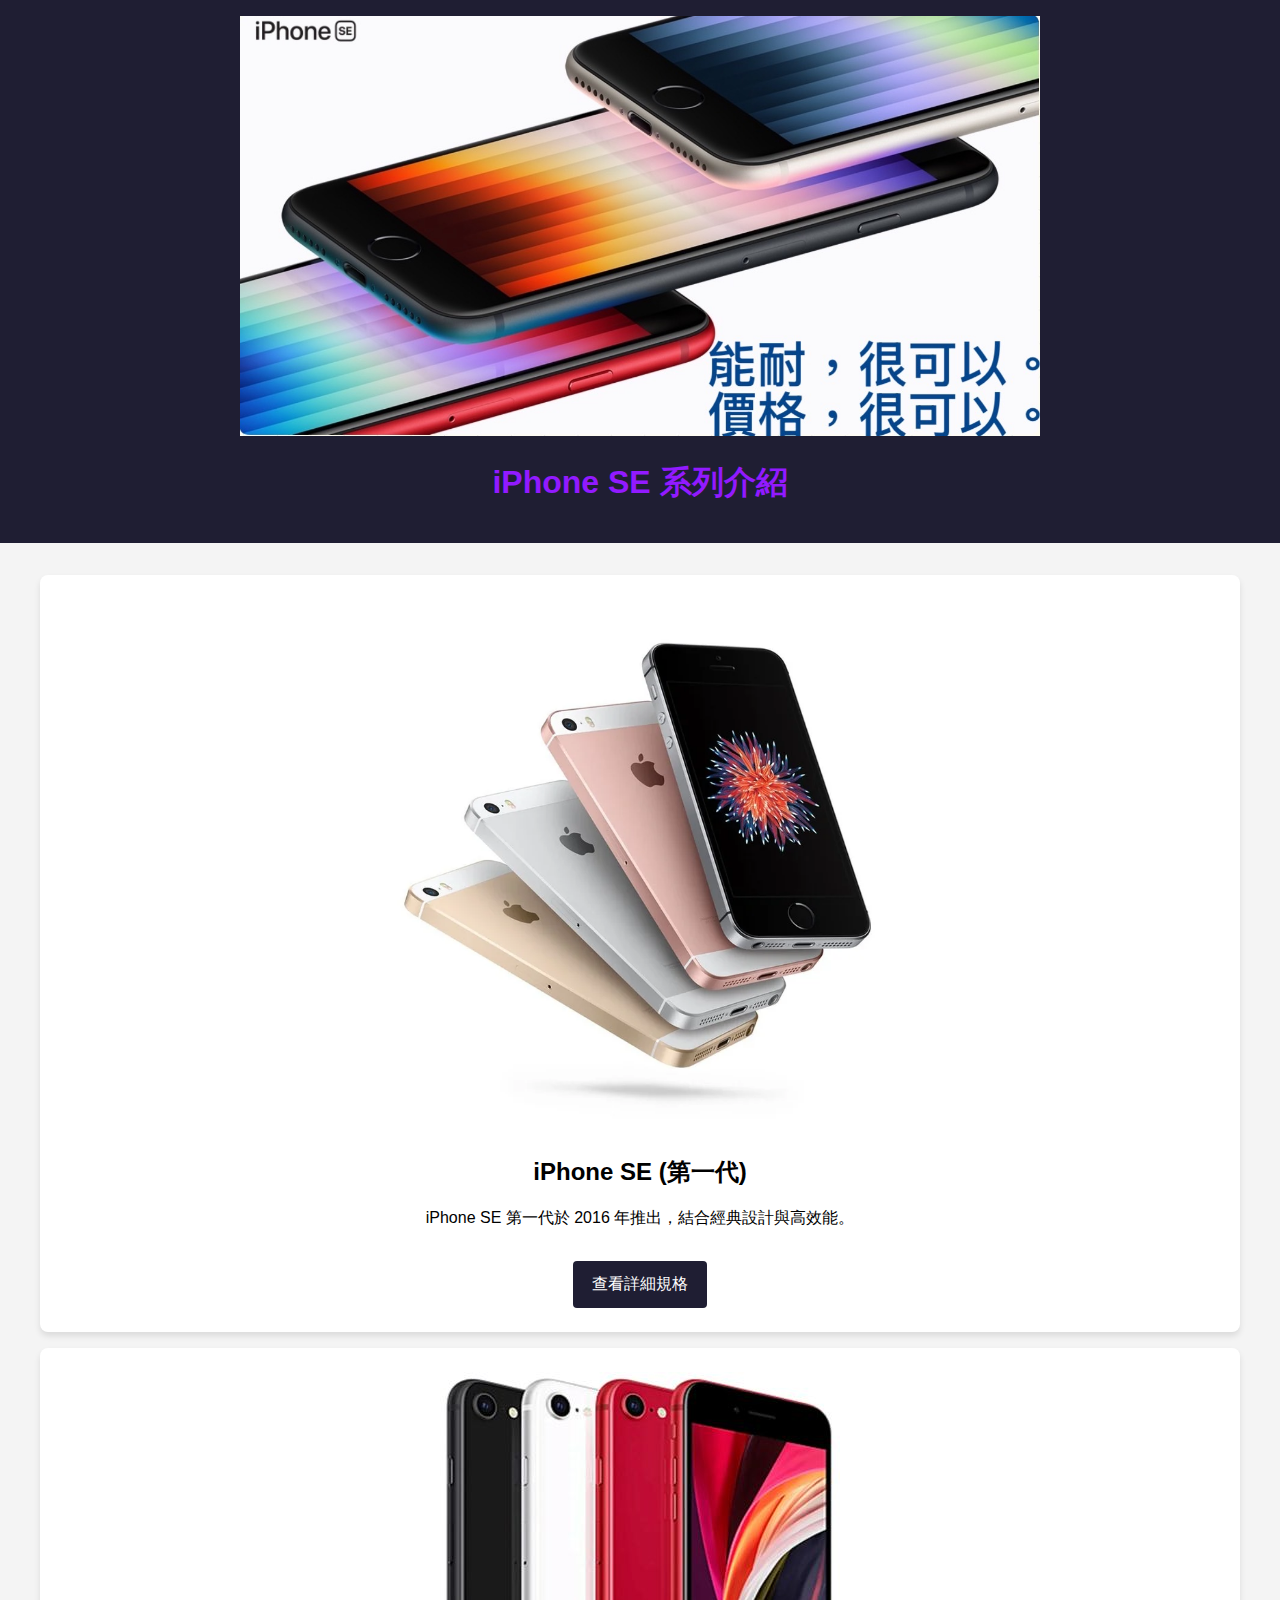
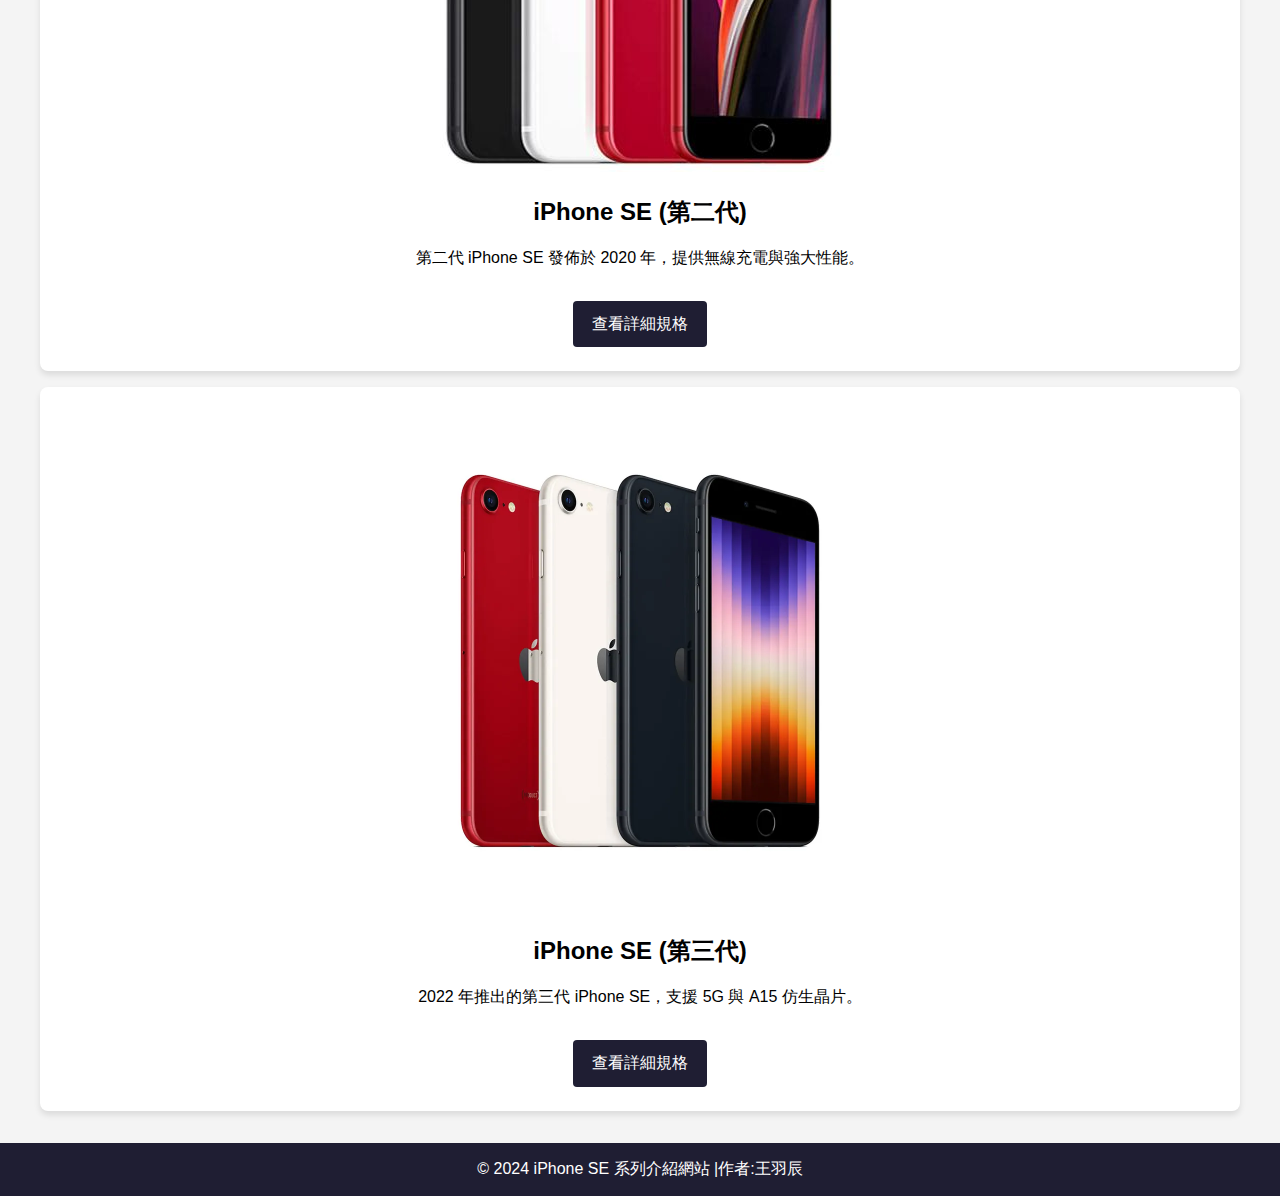
<file: index.html>
<!DOCTYPE html>
<html lang="zh-Hant">
<head>
    <meta charset="UTF-8">
    <meta name="viewport" content="width=device-width, initial-scale=1.0">
    <title>iPhone SE 系列介紹</title>
    <link rel="stylesheet" href="style.css">
    <link rel="icon" type="image/x-icon" href="apple.ico">
</head>
<body>
    <header>
        <img src="iphone-se_overview.jpg"  class="header-logo"width="800">
        <h1>iPhone SE 系列介紹</h1>
    </header>

    <div class="container">
        <div class="card">
            <img src=iphone-se-1st.jpg alt="iPhone SE 第一代" width="800">
            <h2>iPhone SE (第一代)</h2>
            <p>iPhone SE 第一代於 2016 年推出，結合經典設計與高效能。</p>
            <a href="iphone-se-1st.html">查看詳細規格</a>
        </div>

        <div class="card">
            <img src=iphone-se-2nd.jpg alt="iPhone SE 第二代"width="400">
            <h2>iPhone SE (第二代)</h2>
            <p>第二代 iPhone SE 發佈於 2020 年，提供無線充電與強大性能。</p>
            <a href="iphone-se-2nd.html">查看詳細規格</a>
        </div>

        <div class="card">
            <img src=iphone-se-3rd.jpg alt="iPhone SE 第三代"width="500">
            <h2>iPhone SE (第三代)</h2>
            <p>2022 年推出的第三代 iPhone SE，支援 5G 與 A15 仿生晶片。</p>
            <a href="iphone-se-3rd.html">查看詳細規格</a> 
        </div>
    </div>

    <footer>
        &copy; 2024 iPhone SE 系列介紹網站 |作者:王羽辰
    </footer>
</body>
</html>
</file>
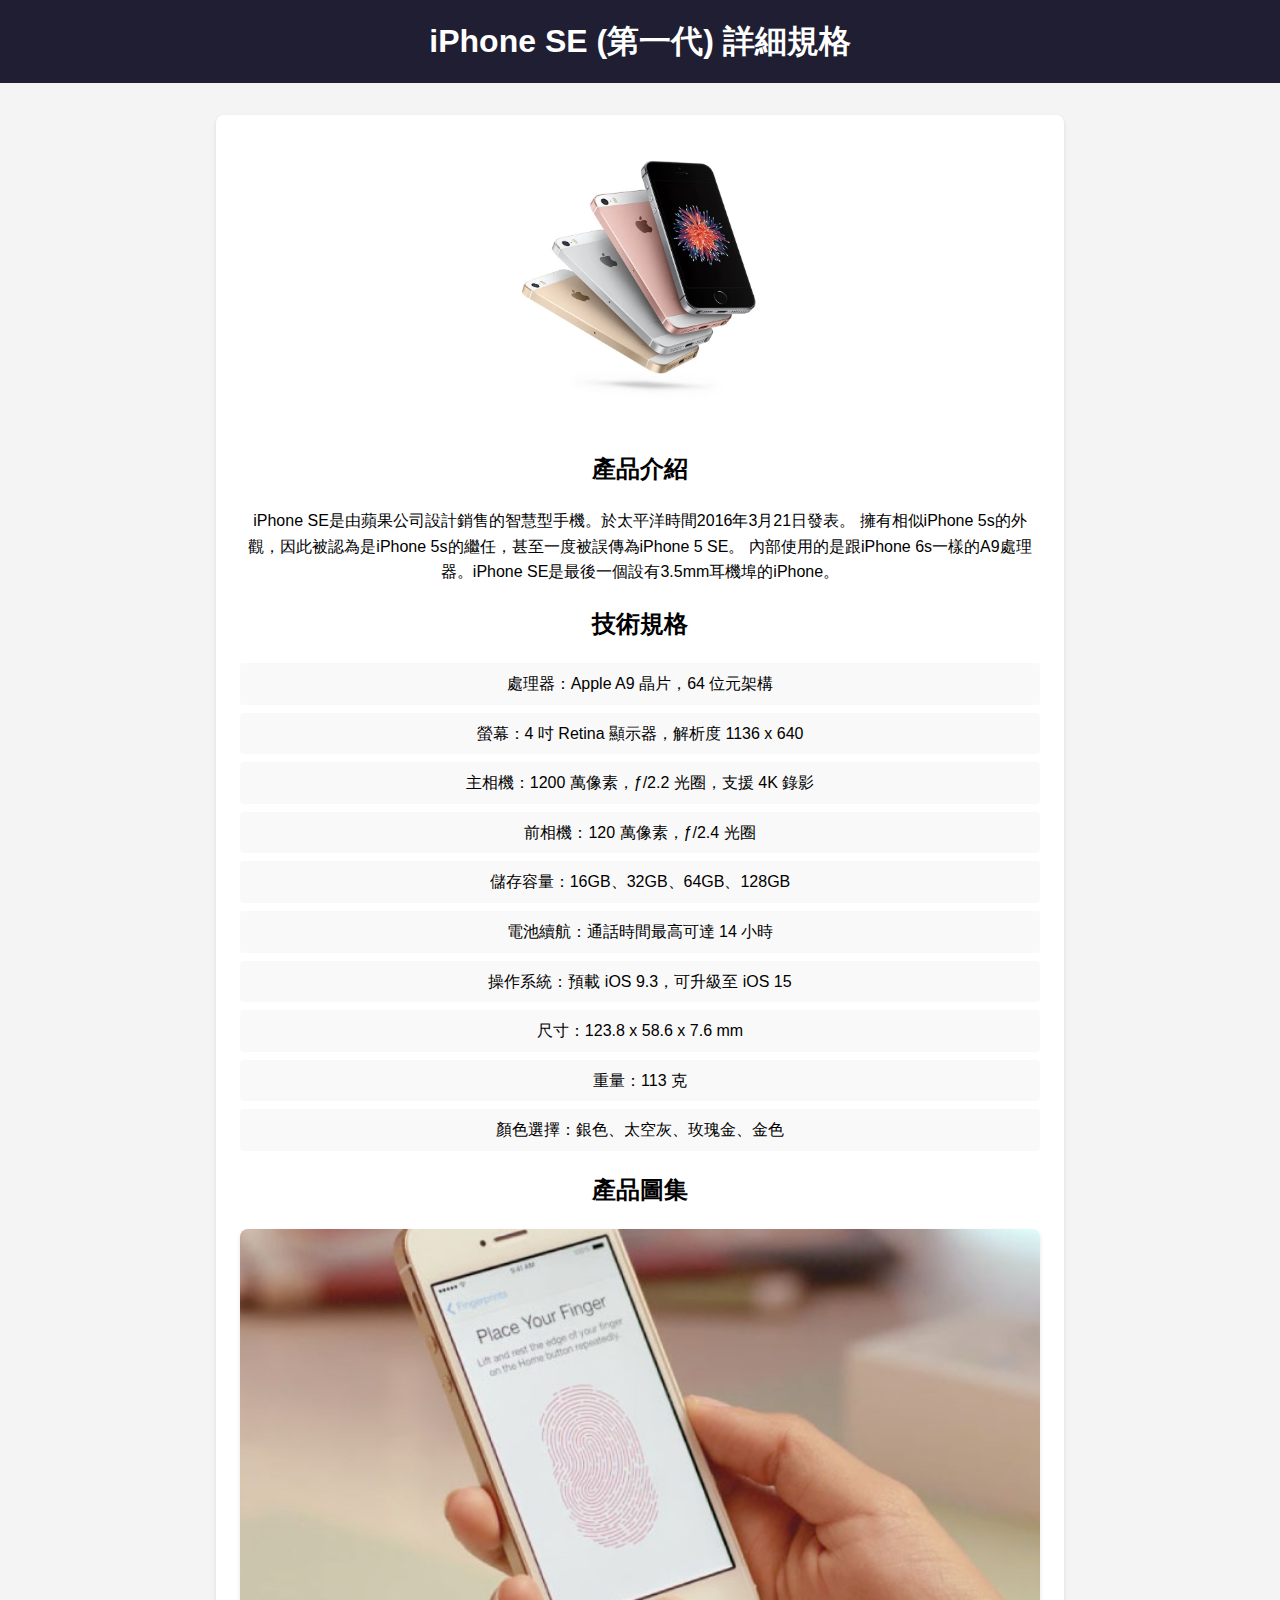
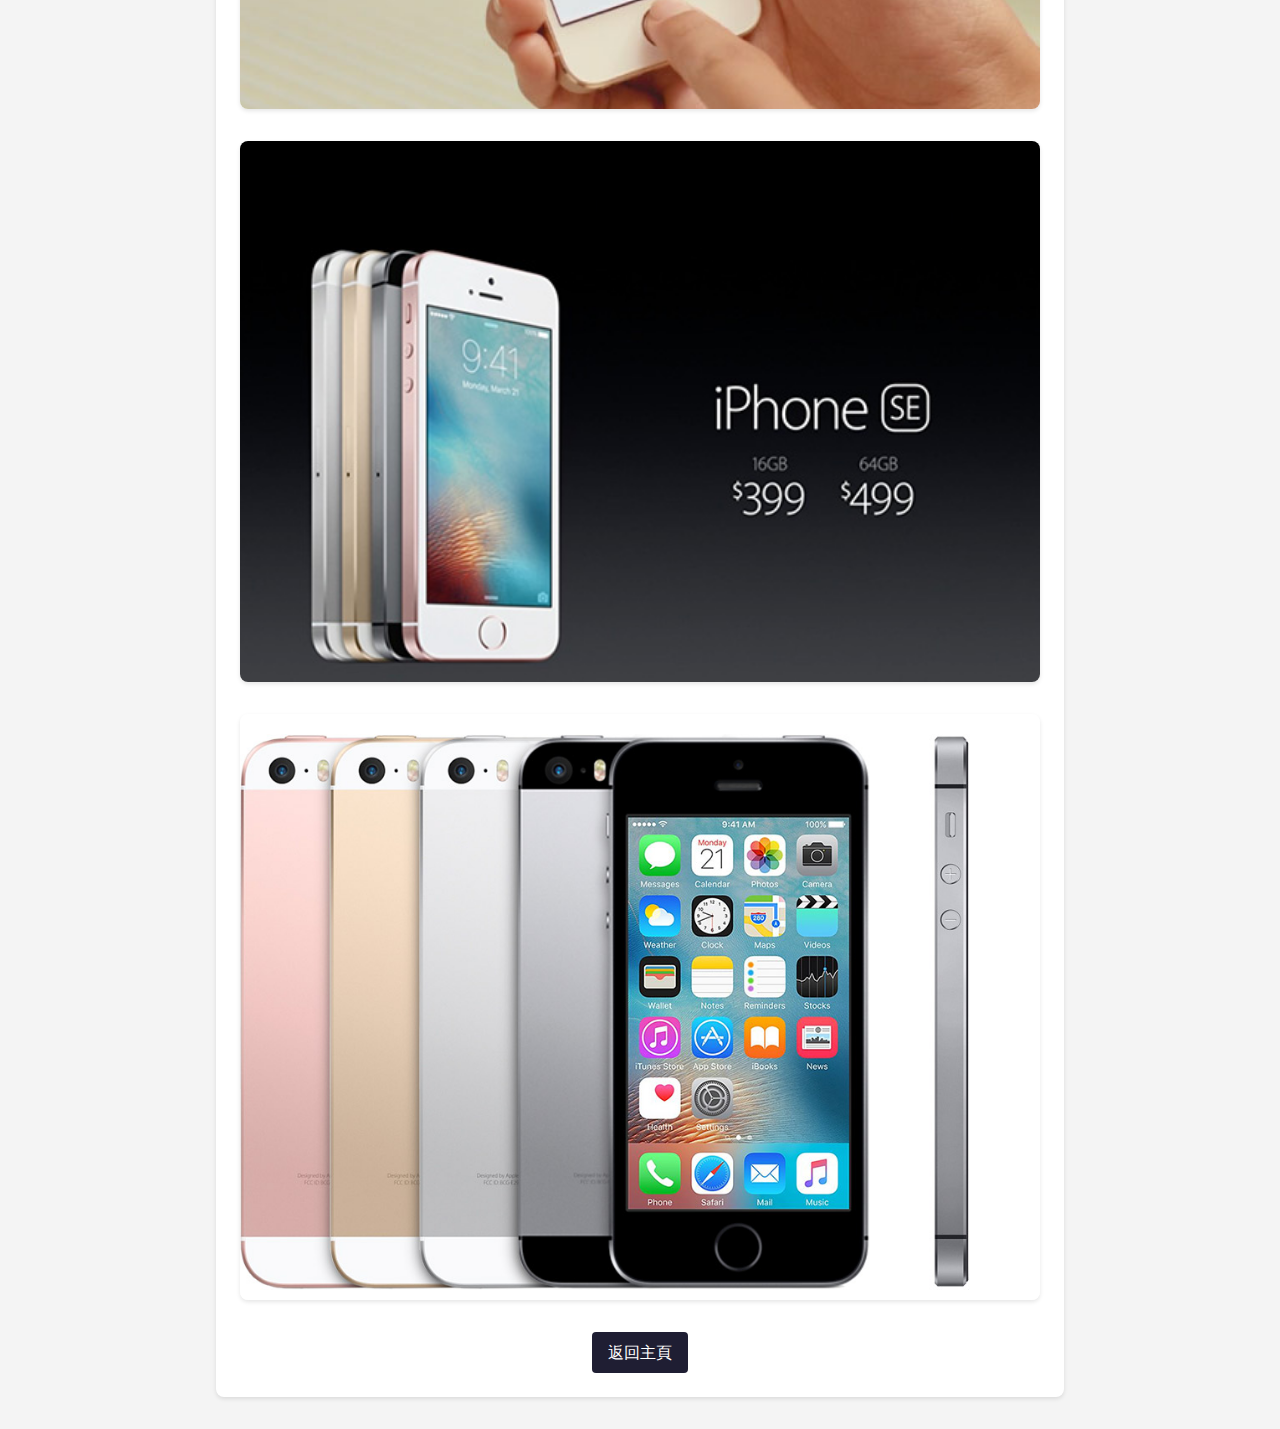
<file: iphone-se-1st.html>
<!DOCTYPE html>
<html lang="zh-Hant">
<head>
    <meta charset="UTF-8">
    <meta name="viewport" content="width=device-width, initial-scale=1.0">
    <title>iPhone SE 第一代詳細規格</title>
    <link rel="icon" type="image/x-icon" href="apple.ico">
    <style>
        body {
            font-family: Arial, sans-serif;
            line-height: 1.6;
            margin: 0;
            padding: 0;
            background-color: #f4f4f4;
        }
        header {
            background-color: #1f1e33;
            color: #fff;
            padding: 1rem 0;
            text-align: center;
        }
        header h1 {
            margin: 0;
        }
        .container {
            max-width: 800px;
            margin: 2rem auto;
            background: #fff;
            padding: 1.5rem;
            border-radius: 8px;
            box-shadow: 0 2px 4px rgba(0, 0, 0, 0.1);
            text-align: center;  
            }
        .container img {
            width: 100%;
            max-width: 400px;  
             border-radius: 8px;
            margin-bottom: 1rem;
            }
        .spec-list {
            margin: 1rem 0;
            padding: 0;
            list-style: none;
        }
        .spec-list li {
            margin-bottom: 0.5rem;
            background: #f9f9f9;
            padding: 0.5rem;
            border-radius: 4px;
        }
        .gallery {
            display: flex;
            gap: 1rem;
            flex-wrap: wrap;
            justify-content: center;
        }

        .gallery img {
            max-width: 100%;
            height: auto;
            border-radius: 8px;
            box-shadow: 0 2px 4px rgba(0, 0, 0, 0.1);
        }
        a {
            display: inline-block;
            margin-top: 1rem;
            text-decoration: none;
            color: #fff;
            background: #1f1e33;
            padding: 0.5rem 1rem;
            border-radius: 4px;
            transition: background 0.3s ease;
        }
        a:hover {
            background: #005bb5;
        }
    </style>
</head>
<body>
    <header>
        <h1>iPhone SE (第一代) 詳細規格</h1>
    </header>
    <div class="container">
        <img src=iphone-se-1st.jpg alt="iPhone SE 第一代" width="800">
        <h2>產品介紹</h2>
        <p>
            iPhone SE是由蘋果公司設計銷售的智慧型手機。於太平洋時間2016年3月21日發表。
            擁有相似iPhone 5s的外觀，因此被認為是iPhone 5s的繼任，甚至一度被誤傳為iPhone 5 SE。
            內部使用的是跟iPhone 6s一樣的A9處理器。iPhone SE是最後一個設有3.5mm耳機埠的iPhone。
        </p>
        <h2>技術規格</h2>
        <ul class="spec-list">
            <li>處理器：Apple A9 晶片，64 位元架構</li>
            <li>螢幕：4 吋 Retina 顯示器，解析度 1136 x 640</li>
            <li>主相機：1200 萬像素，ƒ/2.2 光圈，支援 4K 錄影</li>
            <li>前相機：120 萬像素，ƒ/2.4 光圈</li>
            <li>儲存容量：16GB、32GB、64GB、128GB</li>
            <li>電池續航：通話時間最高可達 14 小時</li>
            <li>操作系統：預載 iOS 9.3，可升級至 iOS 15</li>
            <li>尺寸：123.8 x 58.6 x 7.6 mm</li>
            <li>重量：113 克</li>
            <li>顏色選擇：銀色、太空灰、玫瑰金、金色</li>
        </ul>
        <section id="gallery">
            <h2>產品圖集</h2>
            <div class="gallery">
                <img src="iphone-se1-1.jpg" width="400">
                <img src="iphone-se1-2.jpg"width="300">
                <img src="iphone-se1-3.jpg"width="600">
            </div>
        </section>
        <a href="index.html">返回主頁</a>
    </div>
</body>
</html>
</file>
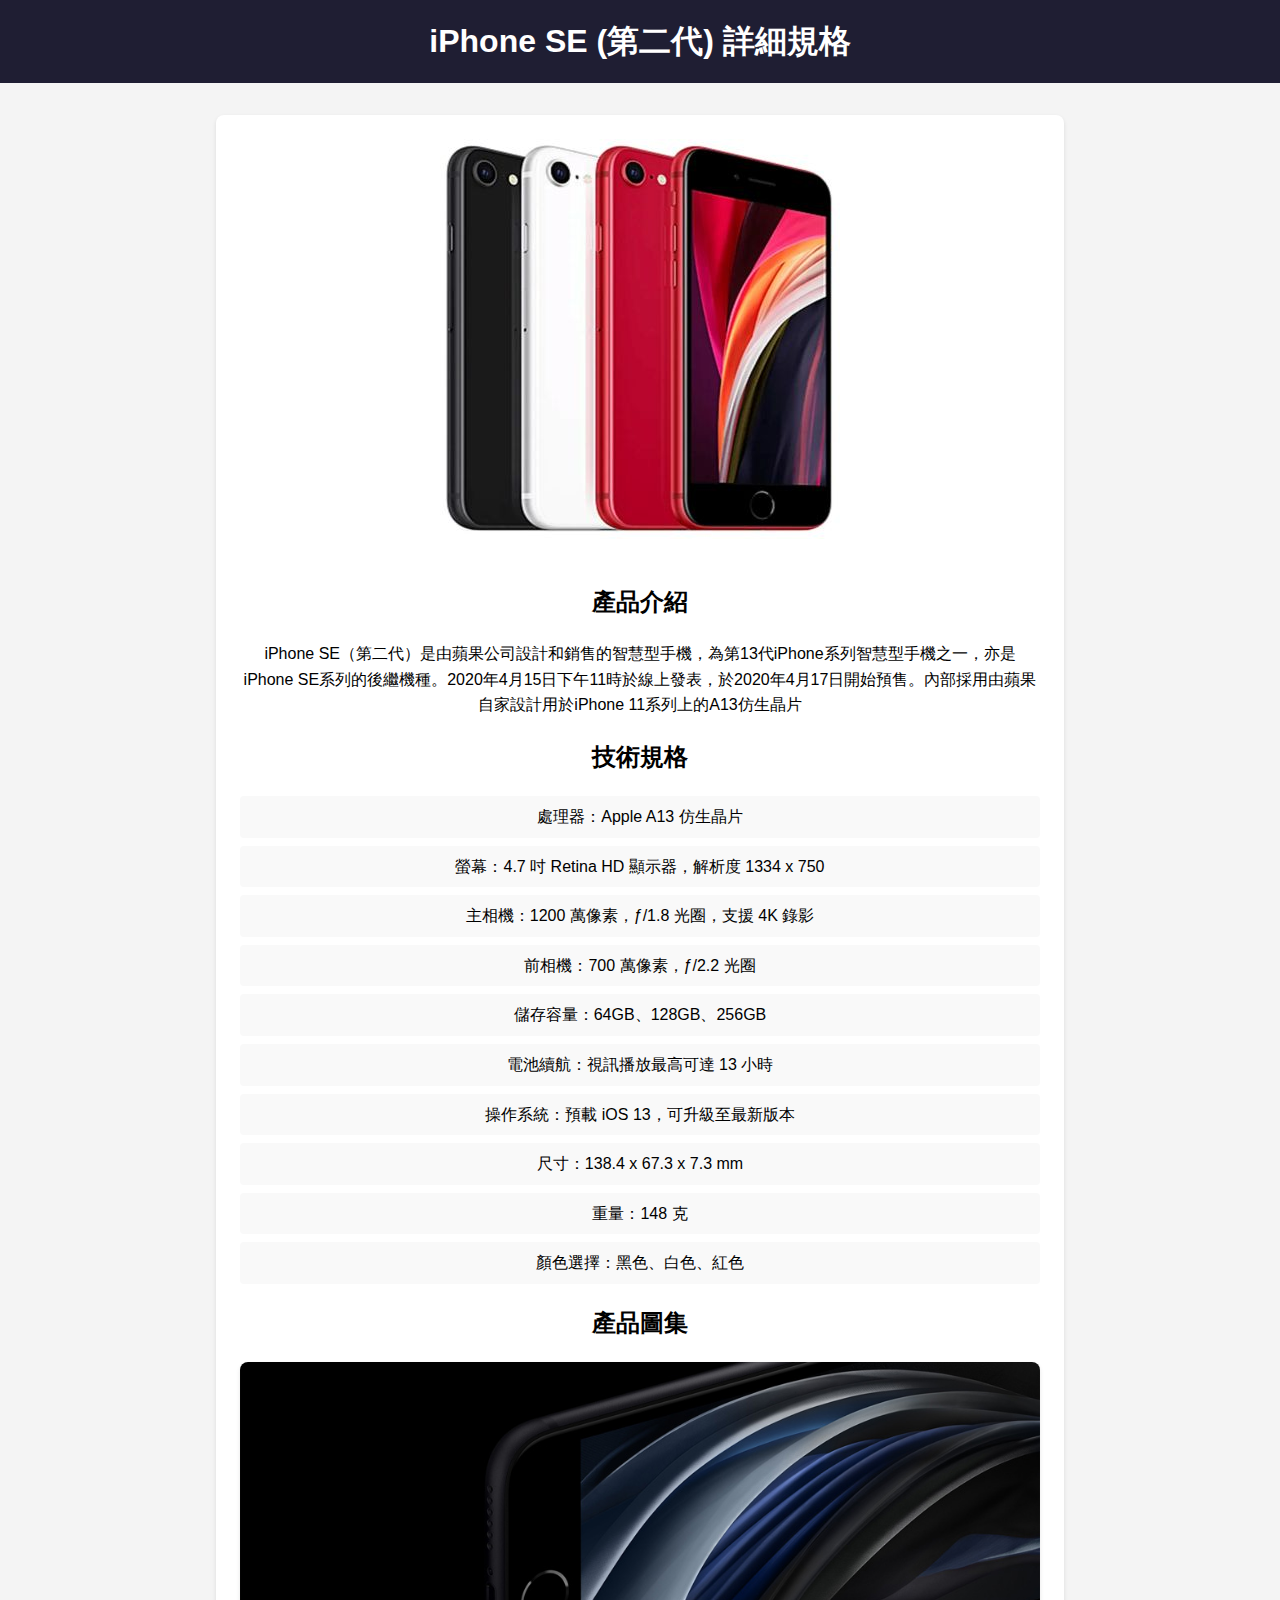
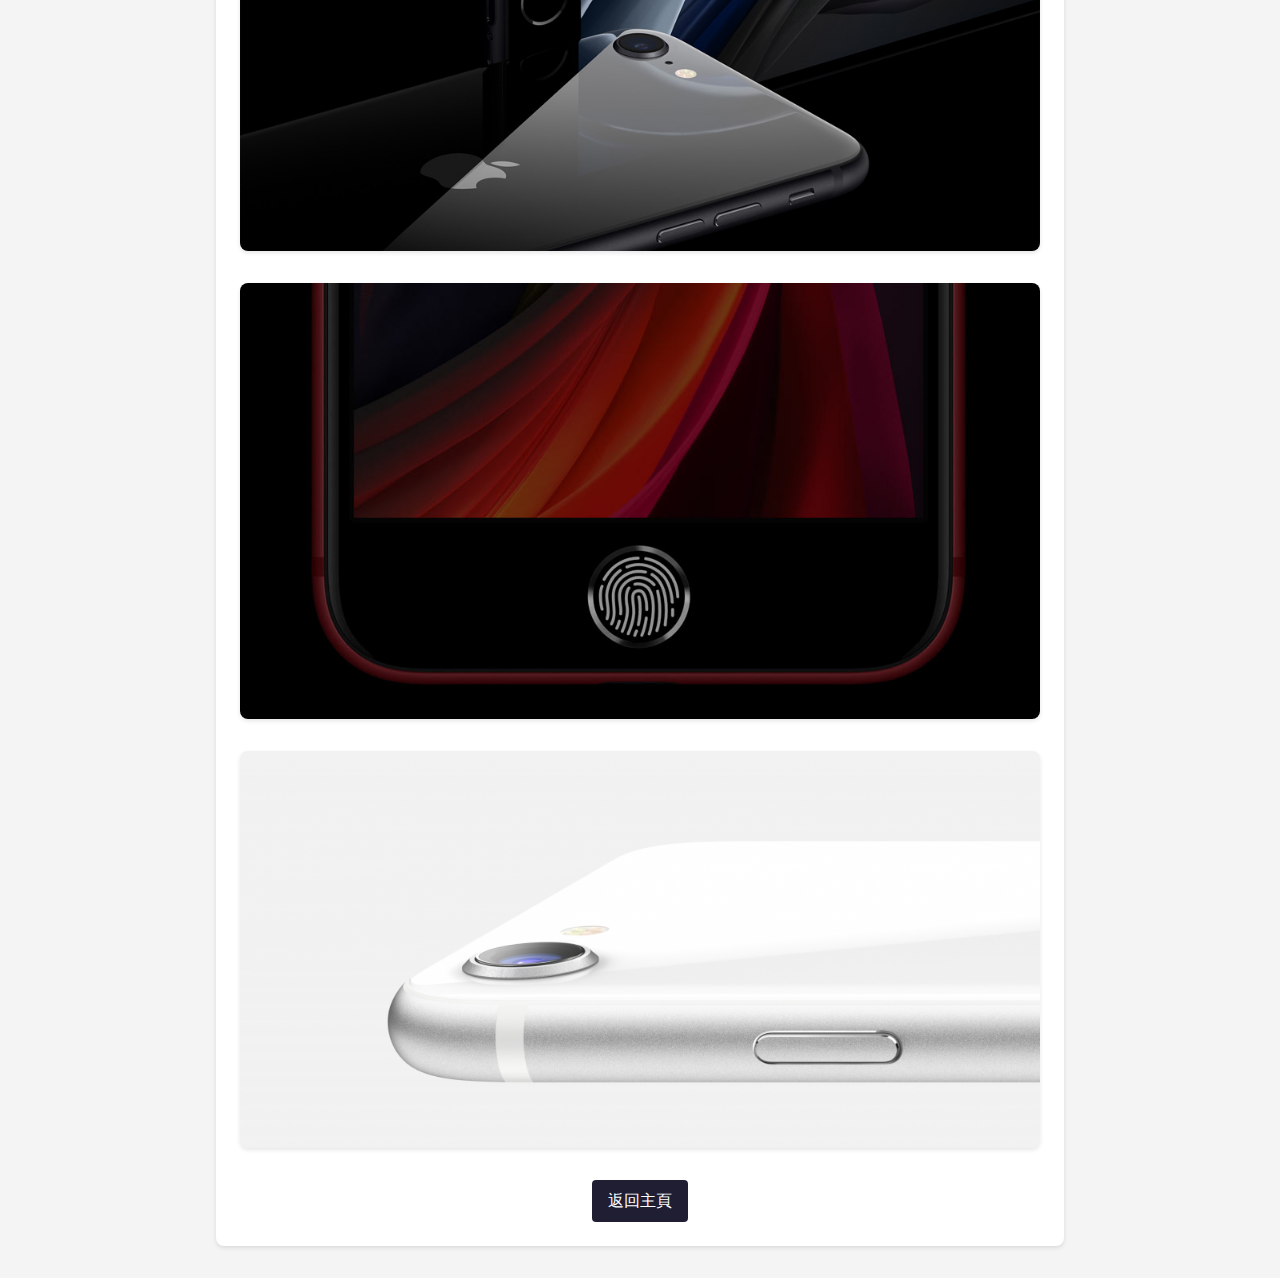
<file: iphone-se-2nd.html>
<!DOCTYPE html>
<html lang="zh-Hant">
<head>
    <meta charset="UTF-8">
    <meta name="viewport" content="width=device-width, initial-scale=1.0">
    <title>iPhone SE 第二代詳細規格</title>
    <link rel="icon" type="image/x-icon" href="apple.ico">
    <style>
        body {
            font-family: Arial, sans-serif;
            line-height: 1.6;
            margin: 0;
            padding: 0;
            background-color: #f4f4f4;
        }
        header {
            background-color: #1f1e33;
            color: #fff;
            padding: 1rem 0;
            text-align: center;
        }
        header h1 {
            margin: 0;
        }
        .container {
            max-width: 800px;
            margin: 2rem auto;
            background: #fff;
            padding: 1.5rem;
            border-radius: 8px;
            box-shadow: 0 2px 4px rgba(0, 0, 0, 0.1);
            text-align: center;
        }
        .container img {
            width: 100%;
            max-width: 400px;
            border-radius: 8px;
            margin-bottom: 1rem;
        }
        .spec-list {
            margin: 1rem 0;
            padding: 0;
            list-style: none;
        }
        .spec-list li {
            margin-bottom: 0.5rem;
            background: #f9f9f9;
            padding: 0.5rem;
            border-radius: 4px;
        }
                .gallery {
            display: flex;
            gap: 1rem;
            flex-wrap: wrap;
            justify-content: center;
        }

        .gallery img {
            max-width: 100%;
            height: auto;
            border-radius: 8px;
            box-shadow: 0 2px 4px rgba(0, 0, 0, 0.1);
        }
        a {
            display: inline-block;
            margin-top: 1rem;
            text-decoration: none;
            color: #fff;
            background: #1f1e33;
            padding: 0.5rem 1rem;
            border-radius: 4px;
            transition: background 0.3s ease;
        }
        a:hover {
            background: #005bb5;
        }
    </style>
</head>
<body>
    <header>
        <h1>iPhone SE (第二代) 詳細規格</h1>
    </header>
    <div class="container">
    <img src=iphone-se-2nd.jpg alt="iPhone SE 第二代">
        <h2>產品介紹</h2>
        <p>
            iPhone SE（第二代）是由蘋果公司設計和銷售的智慧型手機，為第13代iPhone系列智慧型手機之一，亦是iPhone SE系列的後繼機種。2020年4月15日下午11時於線上發表，於2020年4月17日開始預售。內部採用由蘋果自家設計用於iPhone 11系列上的A13仿生晶片
        </p>
        <h2>技術規格</h2>
        <ul class="spec-list">
            <li>處理器：Apple A13 仿生晶片</li>
            <li>螢幕：4.7 吋 Retina HD 顯示器，解析度 1334 x 750</li>
            <li>主相機：1200 萬像素，ƒ/1.8 光圈，支援 4K 錄影</li>
            <li>前相機：700 萬像素，ƒ/2.2 光圈</li>
            <li>儲存容量：64GB、128GB、256GB</li>
            <li>電池續航：視訊播放最高可達 13 小時</li>
            <li>操作系統：預載 iOS 13，可升級至最新版本</li>
            <li>尺寸：138.4 x 67.3 x 7.3 mm</li>
            <li>重量：148 克</li>
            <li>顏色選擇：黑色、白色、紅色</li>
        </ul>
        <section id="gallery">
            <h2>產品圖集</h2>
            <div class="gallery">
                <img src="iphone-se2-1.jpg" width="400">
                <img src="iphone-se2-2.jpg"width="300">
                <img src="iphone-se2-3.jpg"width="600">
            </div>
        </section>
        <a href="index.html">返回主頁</a>
    </div>
</body>
</html>
</file>
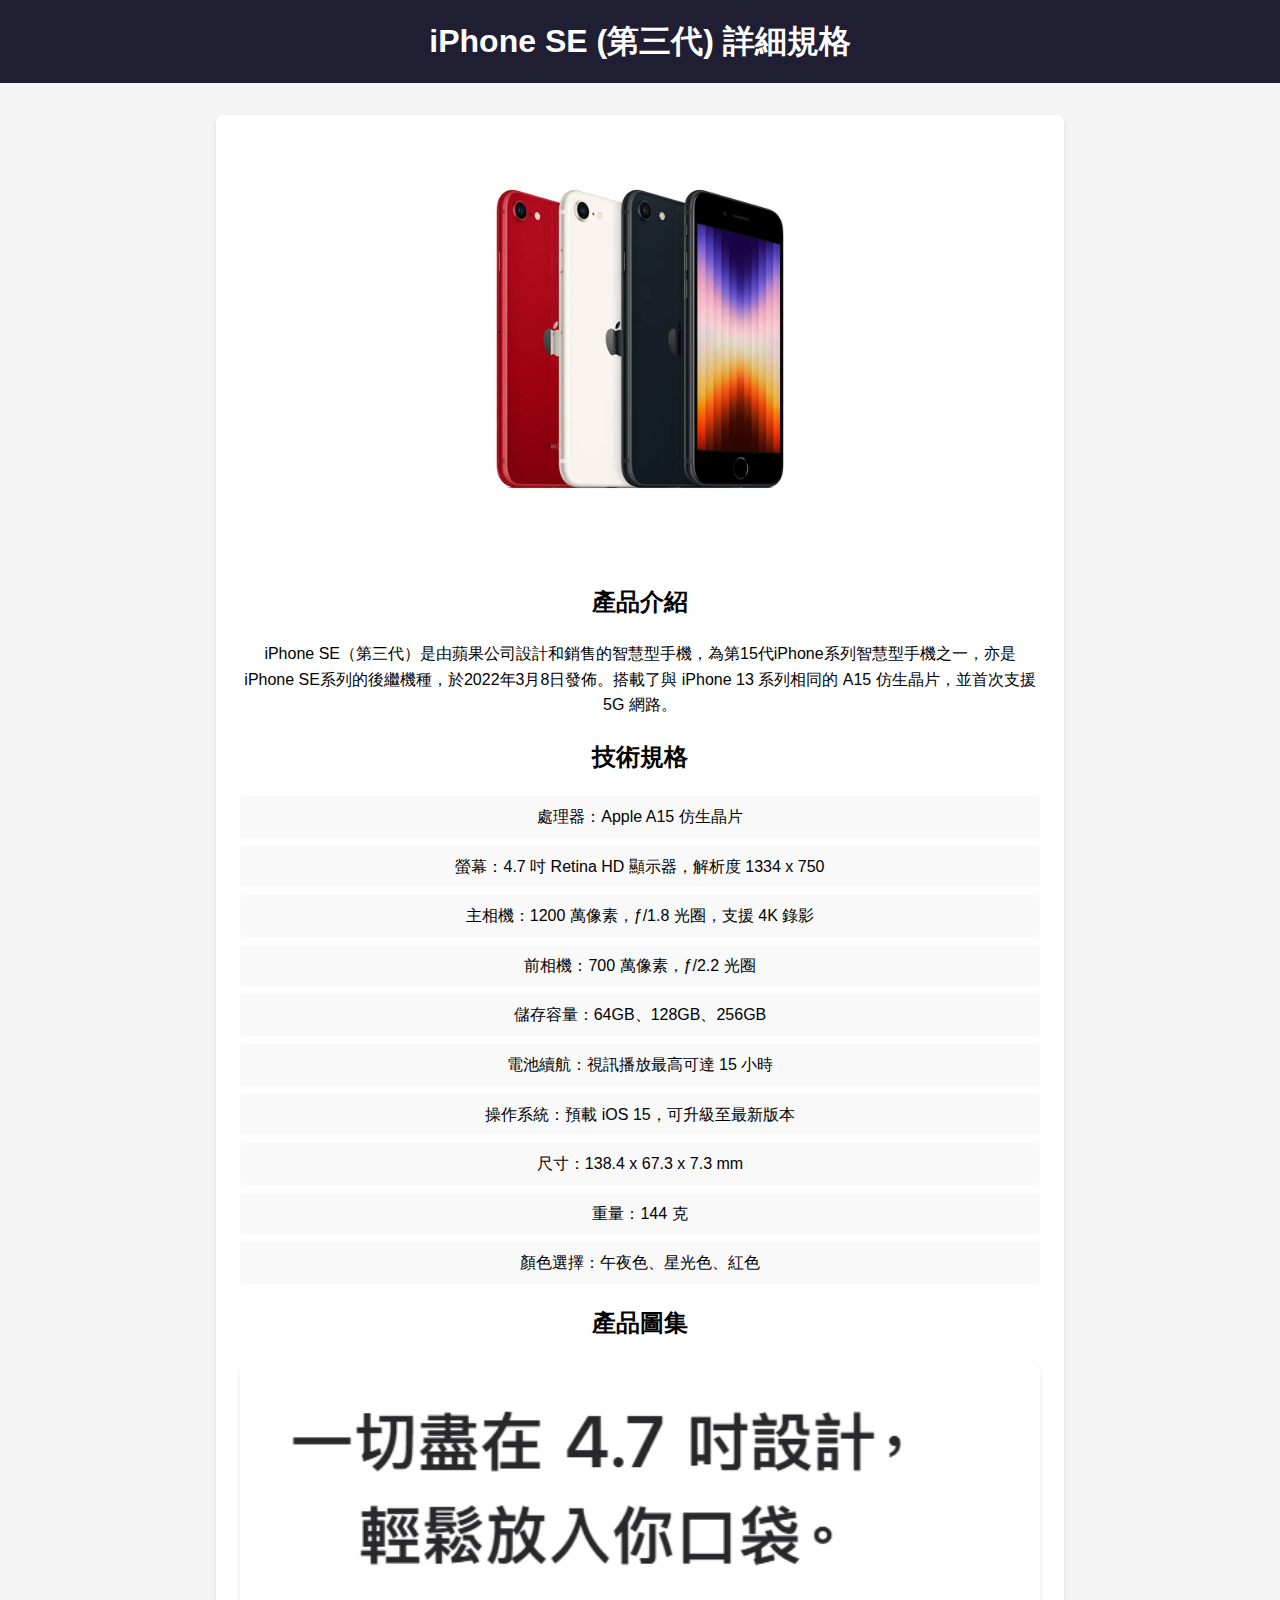
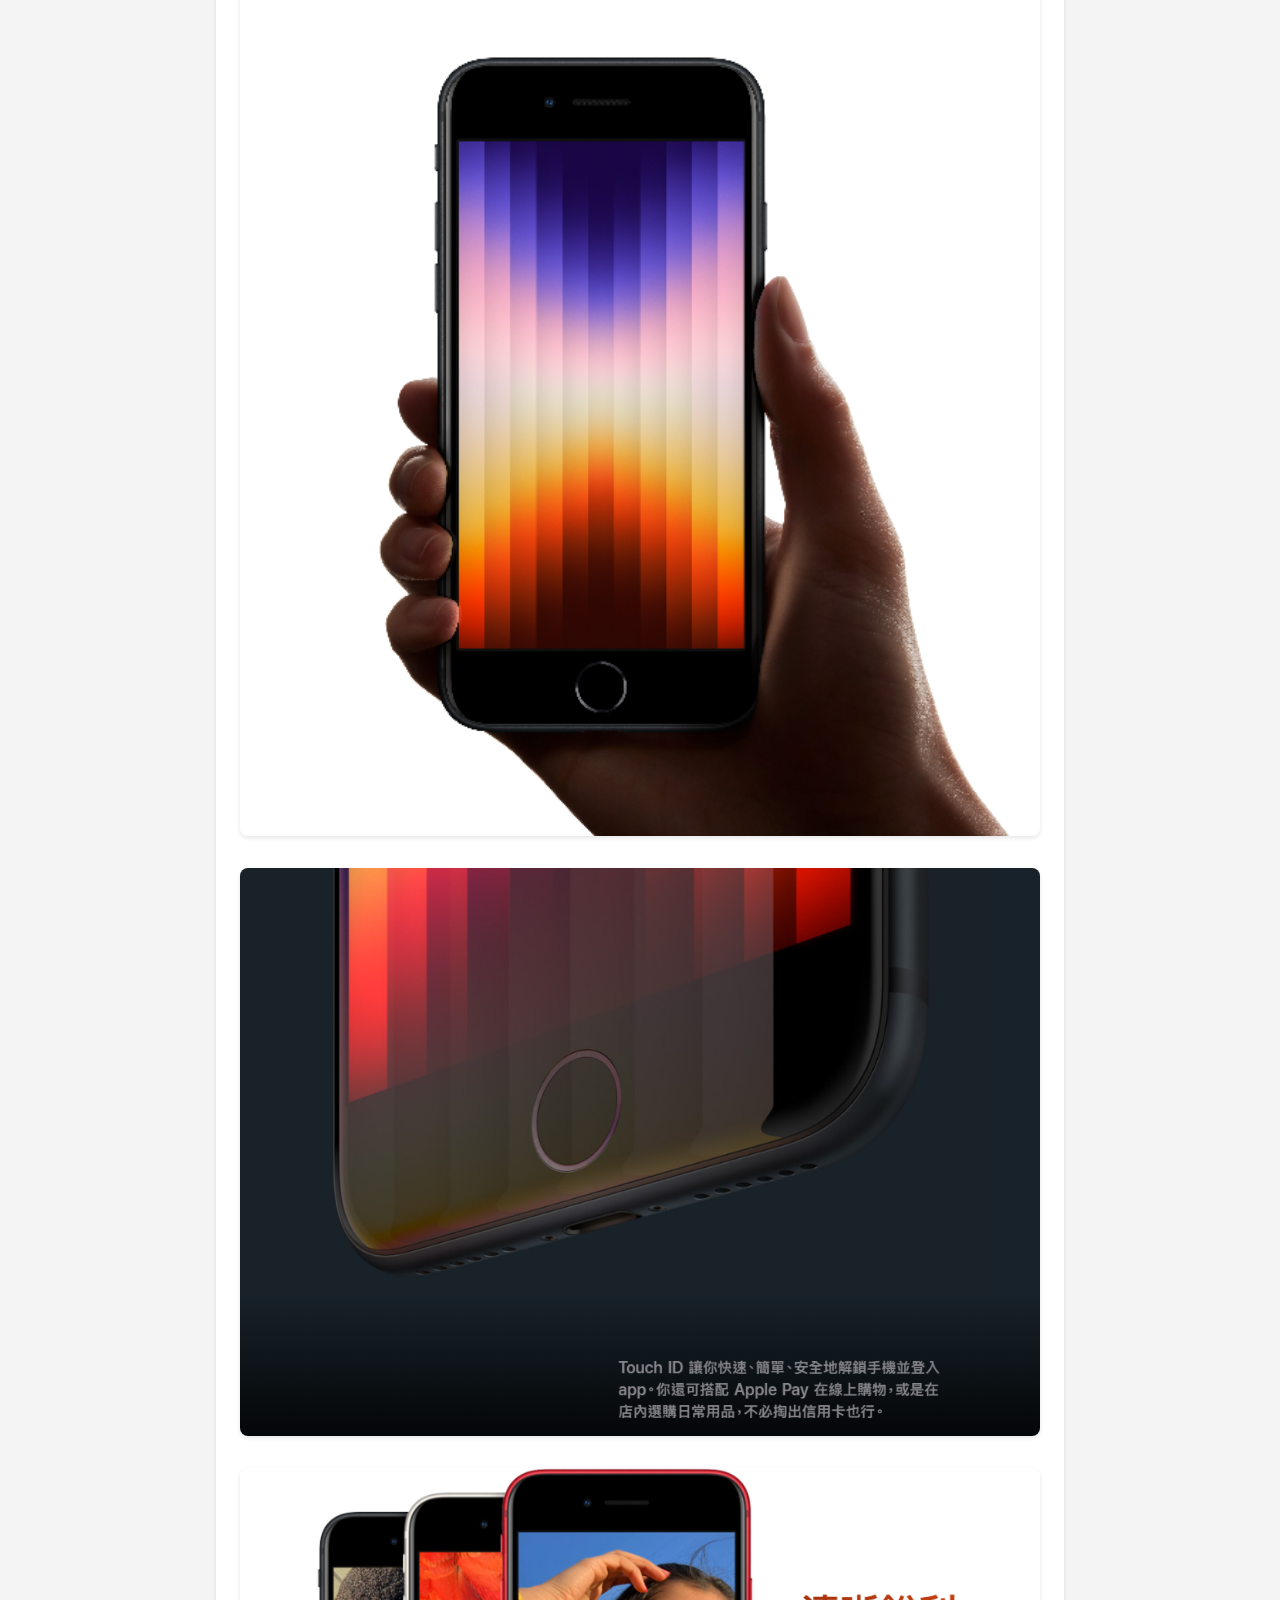
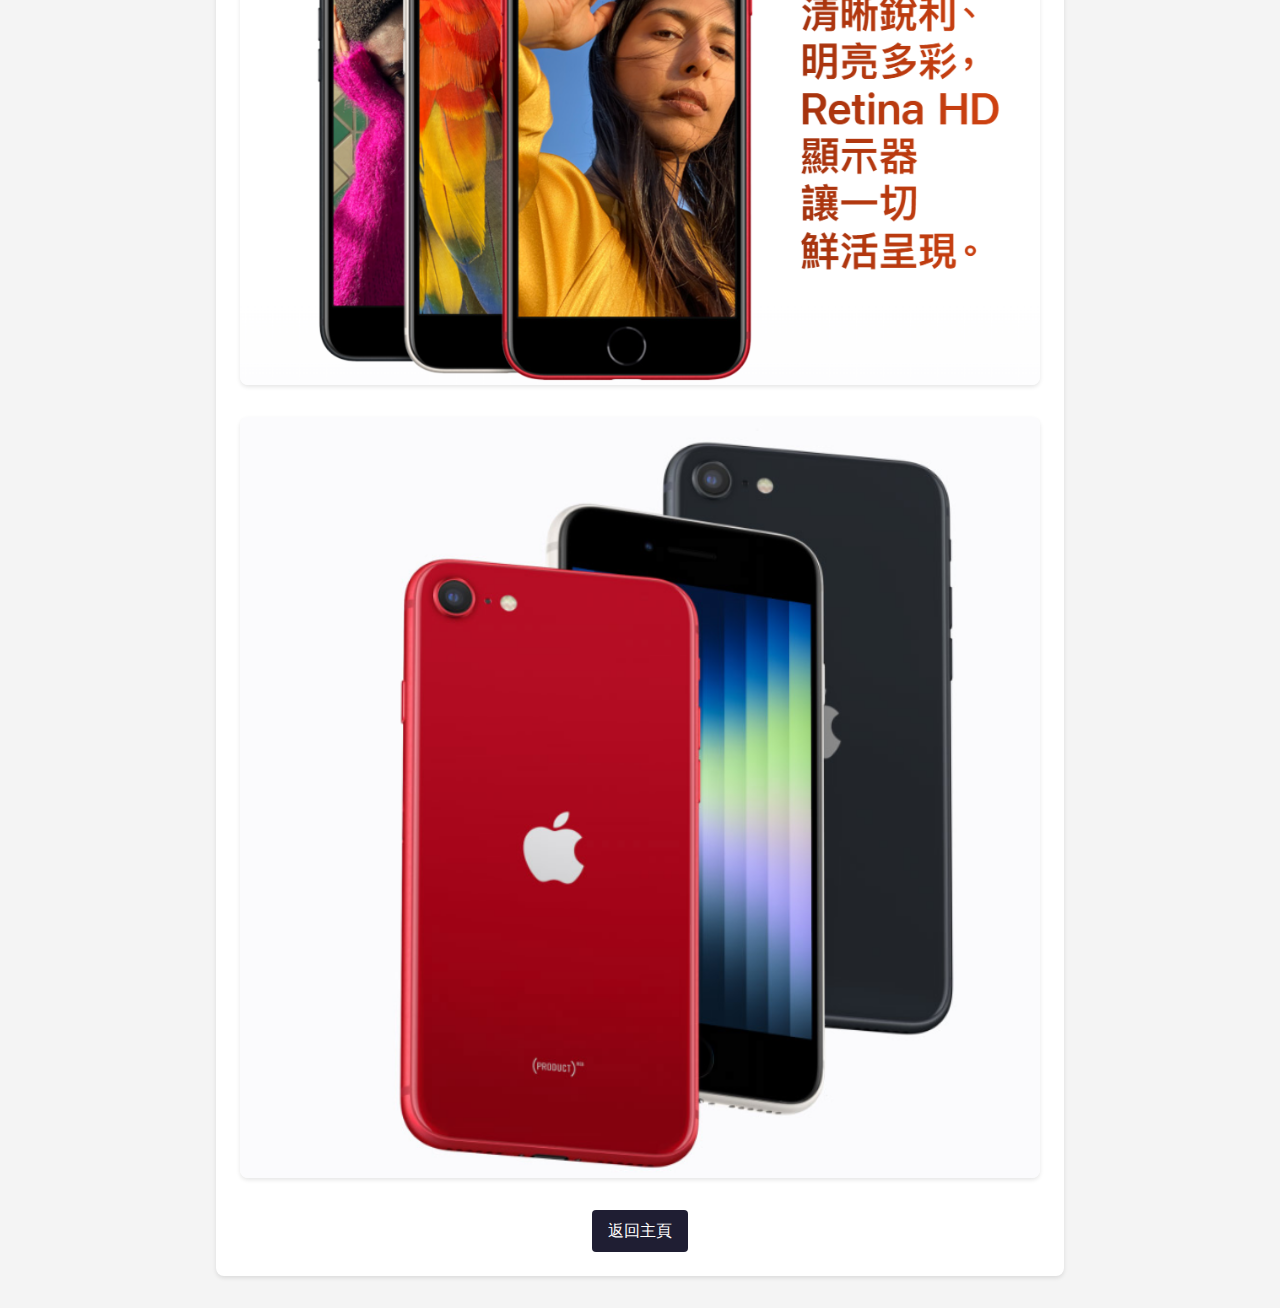
<file: iphone-se-3rd.html>
<!DOCTYPE html>
<html lang="zh-Hant">
<head>
    <meta charset="UTF-8">
    <meta name="viewport" content="width=device-width, initial-scale=1.0">
    <title>iPhone SE 第三代詳細規格</title>
    <link rel="icon" type="image/x-icon" href="apple.ico">
    <style>
        body {
            font-family: Arial, sans-serif;
            line-height: 1.6;
            margin: 0;
            padding: 0;
            background-color: #f4f4f4;
        }
        header {
            background-color: #1f1e33;
            color: #fff;
            padding: 1rem 0;
            text-align: center;
        }
        header h1 {
            margin: 0;
        }
        .container {
            max-width: 800px;
            margin: 2rem auto;
            background: #fff;
            padding: 1.5rem;
            border-radius: 8px;
            box-shadow: 0 2px 4px rgba(0, 0, 0, 0.1);
            text-align: center;
        }
        .container img {
            width: 100%;
            max-width: 400px;
            border-radius: 8px;
            margin-bottom: 1rem;
        }
        .spec-list {
            margin: 1rem 0;
            padding: 0;
            list-style: none;
        }
        .spec-list li {
            margin-bottom: 0.5rem;
            background: #f9f9f9;
            padding: 0.5rem;
            border-radius: 4px;
        }
                .gallery {
            display: flex;
            gap: 1rem;
            flex-wrap: wrap;
            justify-content: center;
        }

        .gallery img {
            max-width: 100%;
            height: auto;
            border-radius: 8px;
            box-shadow: 0 2px 4px rgba(0, 0, 0, 0.1);
        }
        a {
            display: inline-block;
            margin-top: 1rem;
            text-decoration: none;
            color: #fff;
            background: #1f1e33;
            padding: 0.5rem 1rem;
            border-radius: 4px;
            transition: background 0.3s ease;
        }
        a:hover {
            background: #005bb5;
        }
    </style>
</head>
<body>
    <header>
        <h1>iPhone SE (第三代) 詳細規格</h1>
    </header>
    <div class="container">
        <img src=iphone-se-3rd.jpg alt="iPhone SE 第三代"width="500">
        <h2>產品介紹</h2>
        <p>
            iPhone SE（第三代）是由蘋果公司設計和銷售的智慧型手機，為第15代iPhone系列智慧型手機之一，亦是iPhone SE系列的後繼機種，於2022年3月8日發佈。搭載了與 iPhone 13 系列相同的 A15 仿生晶片，並首次支援 5G 網路。
        </p>
        <h2>技術規格</h2>
        <ul class="spec-list">
            <li>處理器：Apple A15 仿生晶片</li>
            <li>螢幕：4.7 吋 Retina HD 顯示器，解析度 1334 x 750</li>
            <li>主相機：1200 萬像素，ƒ/1.8 光圈，支援 4K 錄影</li>
            <li>前相機：700 萬像素，ƒ/2.2 光圈</li>
            <li>儲存容量：64GB、128GB、256GB</li>
            <li>電池續航：視訊播放最高可達 15 小時</li>
            <li>操作系統：預載 iOS 15，可升級至最新版本</li>
            <li>尺寸：138.4 x 67.3 x 7.3 mm</li>
            <li>重量：144 克</li>
            <li>顏色選擇：午夜色、星光色、紅色</li>
        </ul>
        <section id="gallery">
            <h2>產品圖集</h2>
            <div class="gallery">
                <img src="iphone-se3-1.png" width="400">
                <img src="iphone-se3-2.png"width="300">
                <img src="iphone-se3-3.png"width="600">
                <img src="iphone-se3-4.png"width="600">
            </div>
        </section>
        <a href="index.html">返回主頁</a>
    </div>
</body>
</html>
</file>
<file: style.css>
body {
    font-family: Arial, sans-serif;
    margin: 0;
    padding: 0;
    background-color: #f4f4f4;
}

header {
    background-color: #1f1e33;
    padding: 1rem 0;
    text-align: center;
}
header h1 {
            color:  #921AFF ;
        }
.header-logo {
    max-width: 100%; 
    height: auto;  
    margin: 0 auto;  
}
.container {
    max-width: 1200px;
    margin: 2rem auto;
    padding: 0 1rem;
}

.card {
    background: white;
    border-radius: 8px;
    box-shadow: 0 4px 6px rgba(0, 0, 0, 0.1);
    margin: 1rem 0;
    padding: 1.5rem;
    text-align: center;
}

.card img {
    max-width: 100%;
    height: auto;
    border-radius: 8px;
}

.card a {
    display: inline-block;
    margin-top: 1rem;
    padding: 0.8rem 1.2rem;
    background-color: #1f1e33;
    color: white;
    text-decoration: none;
    border-radius: 4px;
    font-size: 1rem;
}

.card a:hover {
    background-color: #005bb5;
}

footer {
    text-align: center;
    padding: 1rem;
    background-color: #1f1e33;
    color: white;
    margin-top: 2rem;
}
</file>
